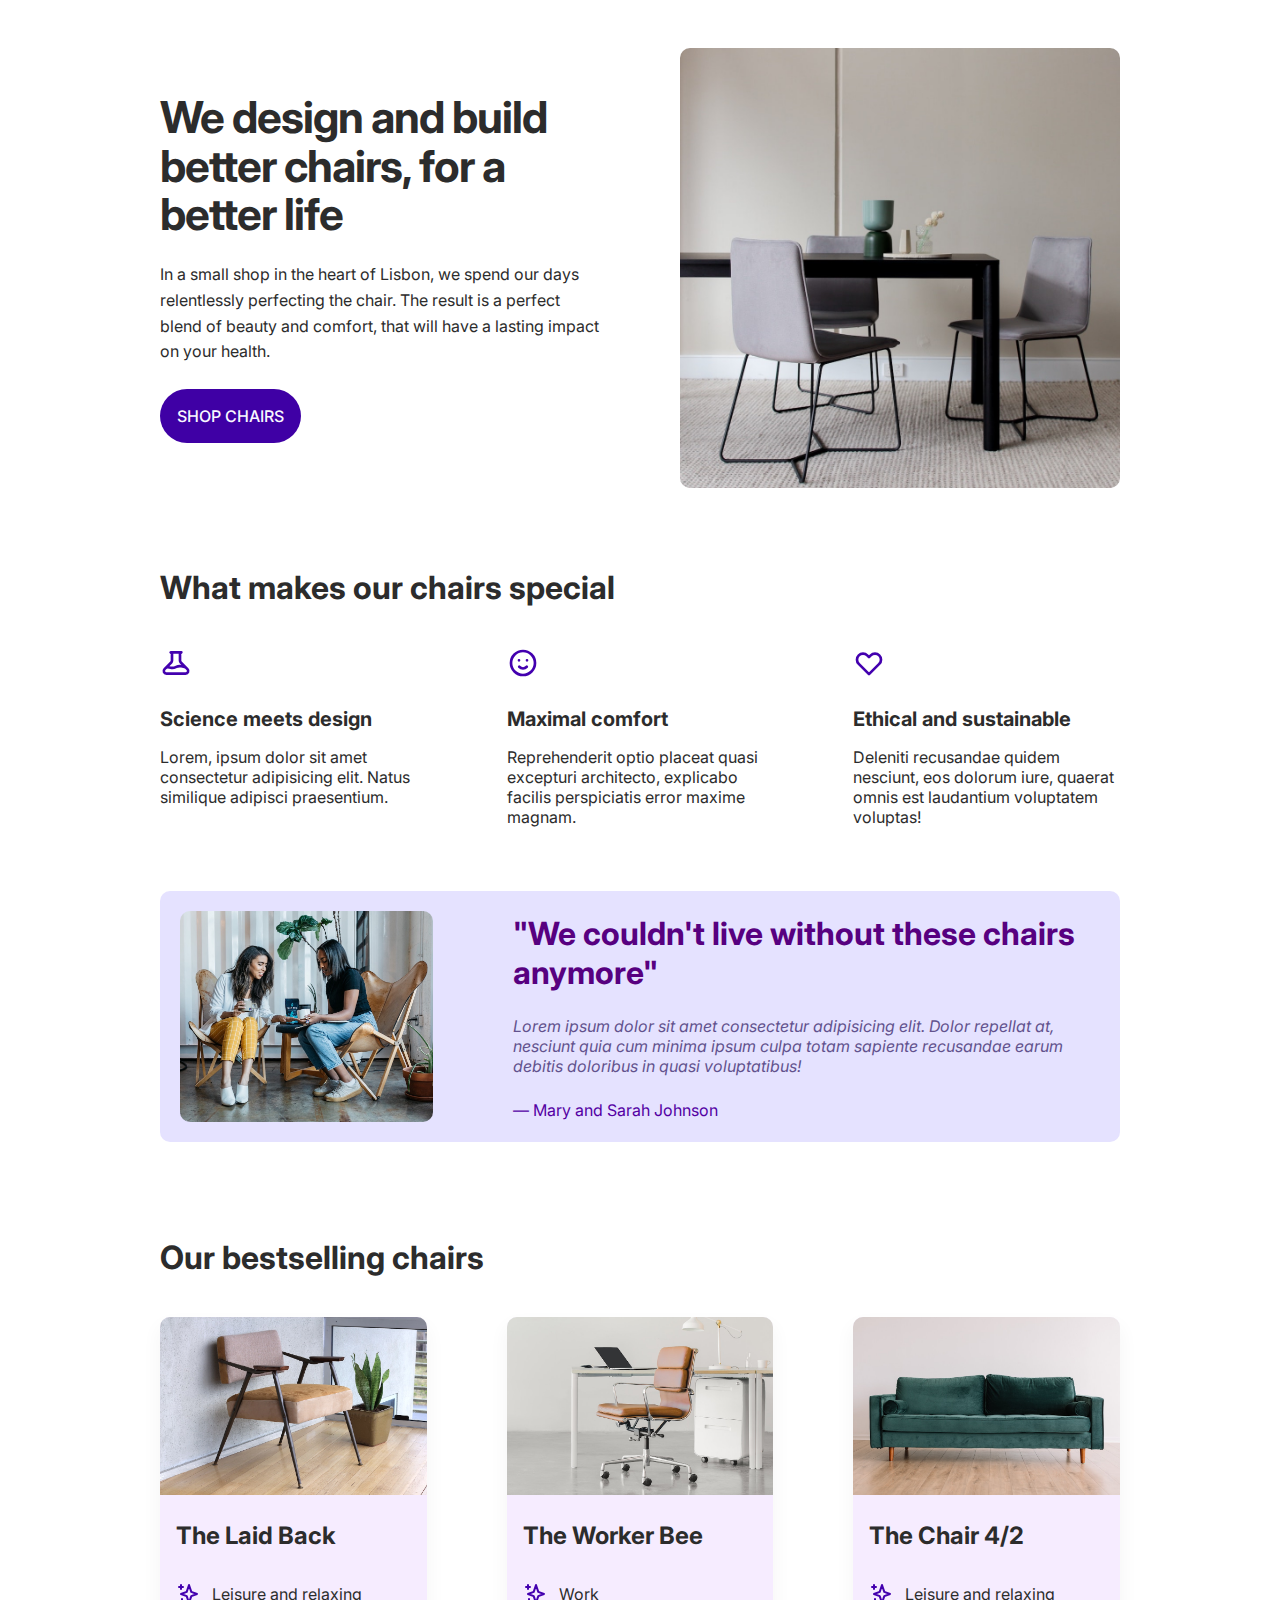
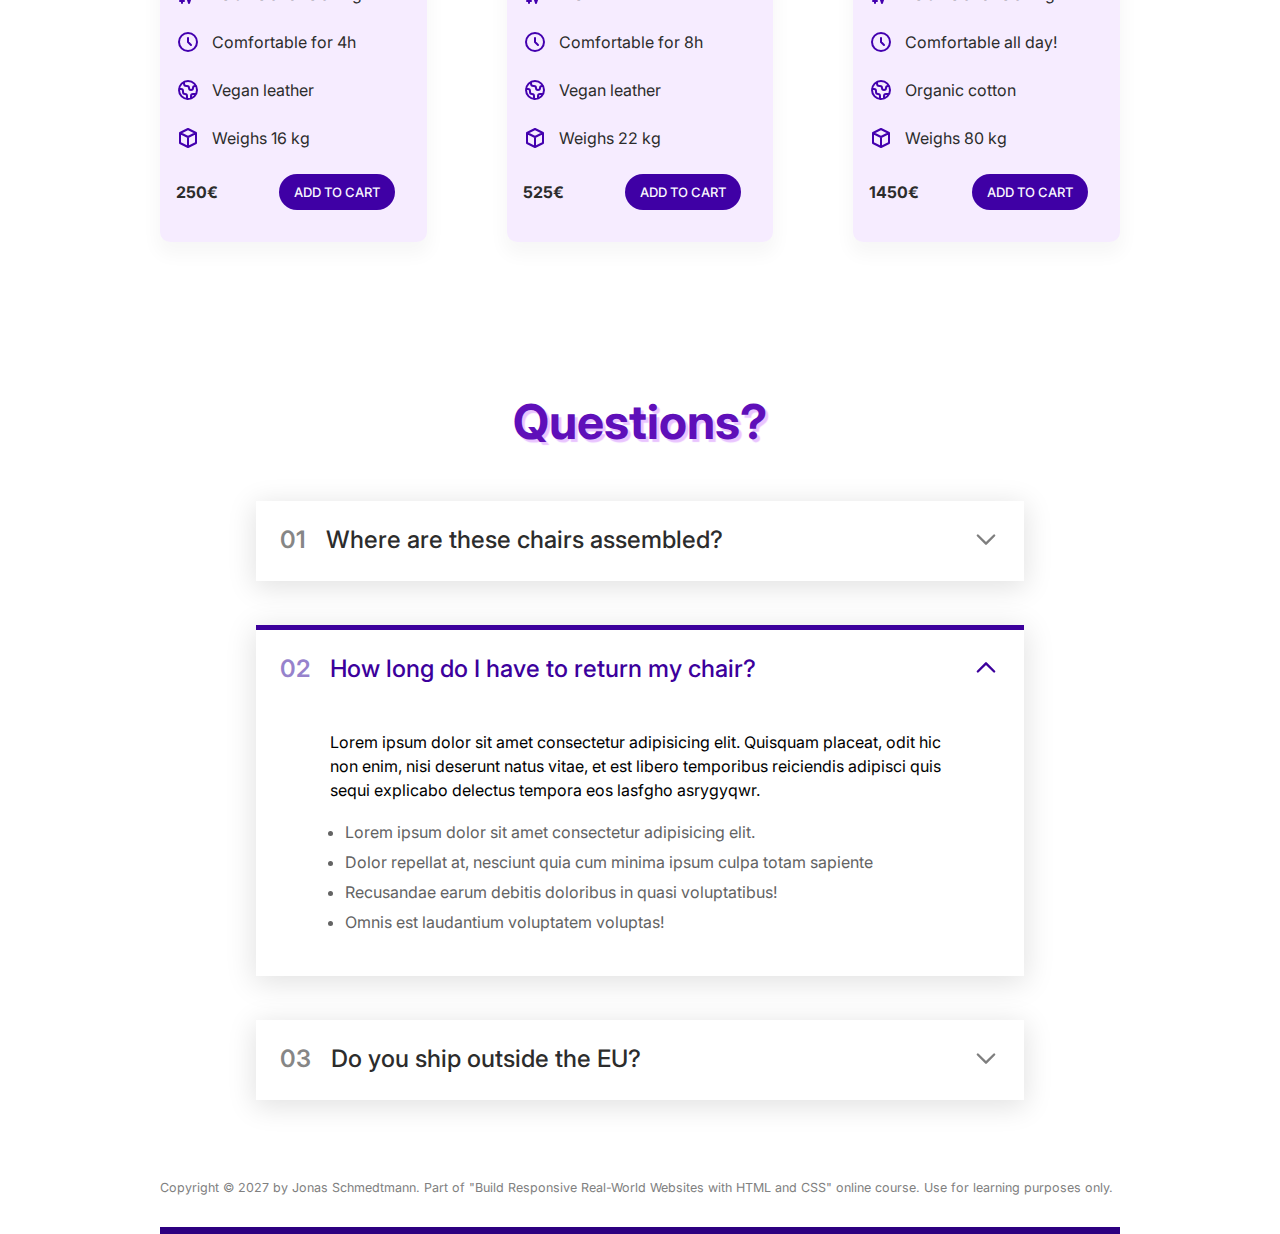
<file: Projects/5-Chair Design/index.html>
<!DOCTYPE html>
<html lang="en">
  <head>
    <meta charset="UTF-8" />
    <meta http-equiv="X-UA-Compatible" content="IE=edge" />
    <meta name="viewport" content="width=device-width, initial-scale=1.0" />

    <link rel="stylesheet" href="style.css" />
    <title>Lisbon Chair Shop</title>
  </head>
  <body>
    <div class="container">
      <header>
        <div class="header-text-box">
          <h1>We design and build better chairs, for a better life</h1>
          <p class="header-text">
            In a small shop in the heart of Lisbon, we spend our days
            relentlessly perfecting the chair. The result is a perfect blend of
            beauty and comfort, that will have a lasting impact on your health.
          </p>
          <a class="btn btn--big" href="#">Shop chairs</a>
        </div>
        <img src="hero.jpg" alt="Photo" />
      </header>

      <section>
        <h2>What makes our chairs special</h2>
        <div class="grid-3-cols">
          <div>
            <svg xmlns="http://www.w3.org/2000/svg" class="features-icon" fill="none" viewBox="0 0 24 24" stroke="currentColor" stroke-width="2">
                <path stroke-linecap="round" stroke-linejoin="round" d="M19.428 15.428a2 2 0 00-1.022-.547l-2.387-.477a6 6 0 00-3.86.517l-.318.158a6 6 0 01-3.86.517L6.05 15.21a2 2 0 00-1.806.547M8 4h8l-1 1v5.172a2 2 0 00.586 1.414l5 5c1.26 1.26.367 3.414-1.415 3.414H4.828c-1.782 0-2.674-2.154-1.414-3.414l5-5A2 2 0 009 10.172V5L8 4z" />
              </svg>
            <p class="features-title"><strong>Science meets design</strong></p>
            <p class="features-text">
              Lorem, ipsum dolor sit amet consectetur adipisicing elit. Natus
              similique adipisci praesentium.
            </p>
          </div>

          <div>
            <svg xmlns="http://www.w3.org/2000/svg" class="features-icon" fill="none" viewBox="0 0 24 24" stroke="currentColor" stroke-width="2">
                <path stroke-linecap="round" stroke-linejoin="round" d="M14.828 14.828a4 4 0 01-5.656 0M9 10h.01M15 10h.01M21 12a9 9 0 11-18 0 9 9 0 0118 0z" />
              </svg>
            <p class="features-title">
              <strong>Maximal comfort</strong>
            </p>
            <p class="features-text">
              Reprehenderit optio placeat quasi excepturi architecto, explicabo
              facilis perspiciatis error maxime magnam.
            </p>
          </div>

          <div>
            <svg xmlns="http://www.w3.org/2000/svg" class="features-icon" fill="none" viewBox="0 0 24 24" stroke="currentColor" stroke-width="2">
                <path stroke-linecap="round" stroke-linejoin="round" d="M4.318 6.318a4.5 4.5 0 000 6.364L12 20.364l7.682-7.682a4.5 4.5 0 00-6.364-6.364L12 7.636l-1.318-1.318a4.5 4.5 0 00-6.364 0z" />
              </svg>
            <p class="features-title">
              <strong>Ethical and sustainable</strong>
            </p>
            <p class="features-text">
              Deleniti recusandae quidem nesciunt, eos dolorum iure, quaerat
              omnis est laudantium voluptatem voluptas!
            </p>
          </div>
        </div>
      </section>

      <section class="testimonial-section">
        <div class="grid-3-cols">
          <img src="customers.jpg" alt="People sitting on chairs" />
          <div class="testimonial-box">
            <h2>"We couldn't live without these chairs anymore"</h2>
            <blockquote class="testimonial-text">
              Lorem ipsum dolor sit amet consectetur adipisicing elit. Dolor
              repellat at, nesciunt quia cum minima ipsum culpa totam sapiente
              recusandae earum debitis doloribus in quasi voluptatibus!
            </blockquote>
            <p class="testimonial-author">&mdash; Mary and Sarah Johnson</p>
          </div>
        </div>
      </section>

      <section>
        <h2>Our bestselling chairs</h2>
        <div class="grid-3-cols">
          <figure class="chair">
            <img src="chair-1.jpg" alt="Chair" />
            <div class="chair-box">
              <h3>The Laid Back</h3>
              <ul class="chair-details">
                <li>
                    <svg xmlns="http://www.w3.org/2000/svg" class="chair-icon" fill="none" viewBox="0 0 24 24" stroke="currentColor" stroke-width="2">
                        <path stroke-linecap="round" stroke-linejoin="round" d="M5 3v4M3 5h4M6 17v4m-2-2h4m5-16l2.286 6.857L21 12l-5.714 2.143L13 21l-2.286-6.857L5 12l5.714-2.143L13 3z" />
                      </svg>
                  <!-- Span is a generic INLINE text element, it doesn't have any meaning. It's like a div element, but inline -->
                  <span>Leisure and relaxing</span>
                </li>
                <li>
                    <svg xmlns="http://www.w3.org/2000/svg" class="chair-icon" fill="none" viewBox="0 0 24 24" stroke="currentColor" stroke-width="2">
                        <path stroke-linecap="round" stroke-linejoin="round" d="M12 8v4l3 3m6-3a9 9 0 11-18 0 9 9 0 0118 0z" />
                      </svg>
                  <span>Comfortable for 4h</span>
                </li>
                <li>
                    <svg xmlns="http://www.w3.org/2000/svg" class="chair-icon" fill="none" viewBox="0 0 24 24" stroke="currentColor" stroke-width="2">
                        <path stroke-linecap="round" stroke-linejoin="round" d="M3.055 11H5a2 2 0 012 2v1a2 2 0 002 2 2 2 0 012 2v2.945M8 3.935V5.5A2.5 2.5 0 0010.5 8h.5a2 2 0 012 2 2 2 0 104 0 2 2 0 012-2h1.064M15 20.488V18a2 2 0 012-2h3.064M21 12a9 9 0 11-18 0 9 9 0 0118 0z" />
                      </svg>
                  <span>Vegan leather</span>
                </li>
                <li>
                    <svg xmlns="http://www.w3.org/2000/svg" class="chair-icon" fill="none" viewBox="0 0 24 24" stroke="currentColor" stroke-width="2">
                        <path stroke-linecap="round" stroke-linejoin="round" d="M20 7l-8-4-8 4m16 0l-8 4m8-4v10l-8 4m0-10L4 7m8 4v10M4 7v10l8 4" />
                      </svg>
                  <span>Weighs 16 kg</span>
                </li>
              </ul>
              <div class="chair-price">
                <strong>250€</strong>
                <a href="#" class="btn--small btn">Add to cart</a>
              </div>
            </div>
          </figure>

          <figure class="chair">
            <img src="chair-2.jpg" alt="Chair" />
            <div class="chair-box">
              <h3>The Worker Bee</h3>
              <ul class="chair-details">
                <li>
                    <svg xmlns="http://www.w3.org/2000/svg" class="chair-icon" fill="none" viewBox="0 0 24 24" stroke="currentColor" stroke-width="2">
                        <path stroke-linecap="round" stroke-linejoin="round" d="M5 3v4M3 5h4M6 17v4m-2-2h4m5-16l2.286 6.857L21 12l-5.714 2.143L13 21l-2.286-6.857L5 12l5.714-2.143L13 3z" />
                      </svg>
                  <span>Work</span>
                </li>
                <li>
                    <svg xmlns="http://www.w3.org/2000/svg" class="chair-icon" fill="none" viewBox="0 0 24 24" stroke="currentColor" stroke-width="2">
                        <path stroke-linecap="round" stroke-linejoin="round" d="M12 8v4l3 3m6-3a9 9 0 11-18 0 9 9 0 0118 0z" />
                      </svg>
                  <span>Comfortable for 8h</span>
                </li>
                <li>
                    <svg xmlns="http://www.w3.org/2000/svg" class="chair-icon" fill="none" viewBox="0 0 24 24" stroke="currentColor" stroke-width="2">
                        <path stroke-linecap="round" stroke-linejoin="round" d="M3.055 11H5a2 2 0 012 2v1a2 2 0 002 2 2 2 0 012 2v2.945M8 3.935V5.5A2.5 2.5 0 0010.5 8h.5a2 2 0 012 2 2 2 0 104 0 2 2 0 012-2h1.064M15 20.488V18a2 2 0 012-2h3.064M21 12a9 9 0 11-18 0 9 9 0 0118 0z" />
                      </svg>
                  <span>Vegan leather</span>
                </li>
                <li>
                    <svg xmlns="http://www.w3.org/2000/svg" class="chair-icon" fill="none" viewBox="0 0 24 24" stroke="currentColor" stroke-width="2">
                        <path stroke-linecap="round" stroke-linejoin="round" d="M20 7l-8-4-8 4m16 0l-8 4m8-4v10l-8 4m0-10L4 7m8 4v10M4 7v10l8 4" />
                      </svg>
                  <span>Weighs 22 kg</span>
                </li>
              </ul>
              <div class="chair-price">
                <strong>525€</strong>
                <a href="#" class="btn btn--small">Add to cart</a>
              </div>
            </div>
          </figure>

          <figure class="chair">
            <img src="chair-3.jpg" alt="Chair" />
            <div class="chair-box">
              <h3>The Chair 4/2</h3>
              <ul class="chair-details">
                <li>
                    <svg xmlns="http://www.w3.org/2000/svg" class="chair-icon" fill="none" viewBox="0 0 24 24" stroke="currentColor" stroke-width="2">
                        <path stroke-linecap="round" stroke-linejoin="round" d="M5 3v4M3 5h4M6 17v4m-2-2h4m5-16l2.286 6.857L21 12l-5.714 2.143L13 21l-2.286-6.857L5 12l5.714-2.143L13 3z" />
                      </svg>
                  <span>Leisure and relaxing</span>
                </li>
                <li>
                    <svg xmlns="http://www.w3.org/2000/svg" class="chair-icon" fill="none" viewBox="0 0 24 24" stroke="currentColor" stroke-width="2">
                        <path stroke-linecap="round" stroke-linejoin="round" d="M12 8v4l3 3m6-3a9 9 0 11-18 0 9 9 0 0118 0z" />
                      </svg>
                  <span>Comfortable all day!</span>
                </li>
                <li>
                    <svg xmlns="http://www.w3.org/2000/svg" class="chair-icon" fill="none" viewBox="0 0 24 24" stroke="currentColor" stroke-width="2">
                        <path stroke-linecap="round" stroke-linejoin="round" d="M3.055 11H5a2 2 0 012 2v1a2 2 0 002 2 2 2 0 012 2v2.945M8 3.935V5.5A2.5 2.5 0 0010.5 8h.5a2 2 0 012 2 2 2 0 104 0 2 2 0 012-2h1.064M15 20.488V18a2 2 0 012-2h3.064M21 12a9 9 0 11-18 0 9 9 0 0118 0z" />
                      </svg>
                  <span>Organic cotton</span>
                </li>
                <li>
                    <svg xmlns="http://www.w3.org/2000/svg" class="chair-icon" fill="none" viewBox="0 0 24 24" stroke="currentColor" stroke-width="2">
                        <path stroke-linecap="round" stroke-linejoin="round" d="M20 7l-8-4-8 4m16 0l-8 4m8-4v10l-8 4m0-10L4 7m8 4v10M4 7v10l8 4" />
                      </svg>
                  <span>Weighs 80 kg</span>
                </li>
              </ul>
              <div class="chair-price">
                <strong>1450€</strong>
                <a href="#" class="btn btn--small">Add to cart</a>
              </div>
            </div>
          </figure>
        </div>
      </section>

      <div class="faq">
        Questions?
      </div>

      <!-- ACCORDION SECTION -->

      <div class="accordion">

        <div class="item">
            <p class="number">01</p>
            <p class="text">Where are these chairs assembled?</p>
            <p>
                <svg xmlns="http://www.w3.org/2000/svg" class="drop-icon-down" fill="none" viewBox="0 0 24 24" stroke="currentColor" stroke-width="2">
                    <path stroke-linecap="round" stroke-linejoin="round" d="M19 9l-7 7-7-7" />
                  </svg>
            </p>
            <div class="hidden-box">
                <p>
                    Lorem ipsum dolor sit amet consectetur adipisicing elit. Quisquam placeat, odit hic non enim, nisi deserunt natus vitae, et est libero temporibus reiciendis adipisci quis sequi explicabo delectus tempora eos lasfgho asrygyqwr.
                </p>
                <ul class="ans-list">
                    <li>Lorem ipsum dolor sit amet consectetur adipisicing elit.</li>
                    <li>Dolor repellat at, nesciunt quia cum minima ipsum culpa totam sapiente</li>
                    <li>Recusandae earum debitis doloribus in quasi voluptatibus!</li>
                    <li>Omnis est laudantium voluptatem voluptas!</li>
                </ul>
                
            </div>
        </div>

        <div class="item open">
            <p class="number">02</p>
            <p class="text">How long do I have to return my chair?</p>
            <p>
                <svg xmlns="http://www.w3.org/2000/svg" class="drop-icon-up" fill="none" viewBox="0 0 24 24" stroke="currentColor" stroke-width="2">
                    <path stroke-linecap="round" stroke-linejoin="round" d="M5 15l7-7 7 7" />
                  </svg>
            </p>
            <div class="hidden-box">
                <p>
                    Lorem ipsum dolor sit amet consectetur adipisicing elit. Quisquam placeat, odit hic non enim, nisi deserunt natus vitae, et est libero temporibus reiciendis adipisci quis sequi explicabo delectus tempora eos lasfgho asrygyqwr.
                </p>
                <ul class="ans-list">
                    <li>Lorem ipsum dolor sit amet consectetur adipisicing elit.</li>
                    <li>Dolor repellat at, nesciunt quia cum minima ipsum culpa totam sapiente</li>
                    <li>Recusandae earum debitis doloribus in quasi voluptatibus!</li>
                    <li>Omnis est laudantium voluptatem voluptas!</li>
                </ul>
                
            </div>
        </div>

        <div class="item">
            <p class="number">03</p>
            <p class="text">Do you ship outside the EU?</p>
            <p>
                <svg xmlns="http://www.w3.org/2000/svg" class="drop-icon-down" fill="none" viewBox="0 0 24 24" stroke="currentColor" stroke-width="2">
                    <path stroke-linecap="round" stroke-linejoin="round" d="M19 9l-7 7-7-7" />
                  </svg>
            </p>
            <div class="hidden-box">
                <p>
                    Lorem ipsum dolor sit amet consectetur adipisicing elit. Quisquam placeat, odit hic non enim, nisi deserunt natus vitae, et est libero temporibus reiciendis adipisci quis sequi explicabo delectus tempora eos lasfgho asrygyqwr.
                </p>
                <ul class="ans-list">
                    <li>Lorem ipsum dolor sit amet consectetur adipisicing elit.</li>
                    <li>Dolor repellat at, nesciunt quia cum minima ipsum culpa totam sapiente</li>
                    <li>Recusandae earum debitis doloribus in quasi voluptatibus!</li>
                    <li>Omnis est laudantium voluptatem voluptas!</li>
                </ul>
                
            </div>
        </div>

    </div>

      <!-- --------------------------------- -->

      <footer>
        Copyright &copy; 2027 by Jonas Schmedtmann. Part of "Build Responsive
        Real-World Websites with HTML and CSS" online course. Use for learning
        purposes only.
      </footer>
    </div>
  </body>
</html>
</file>
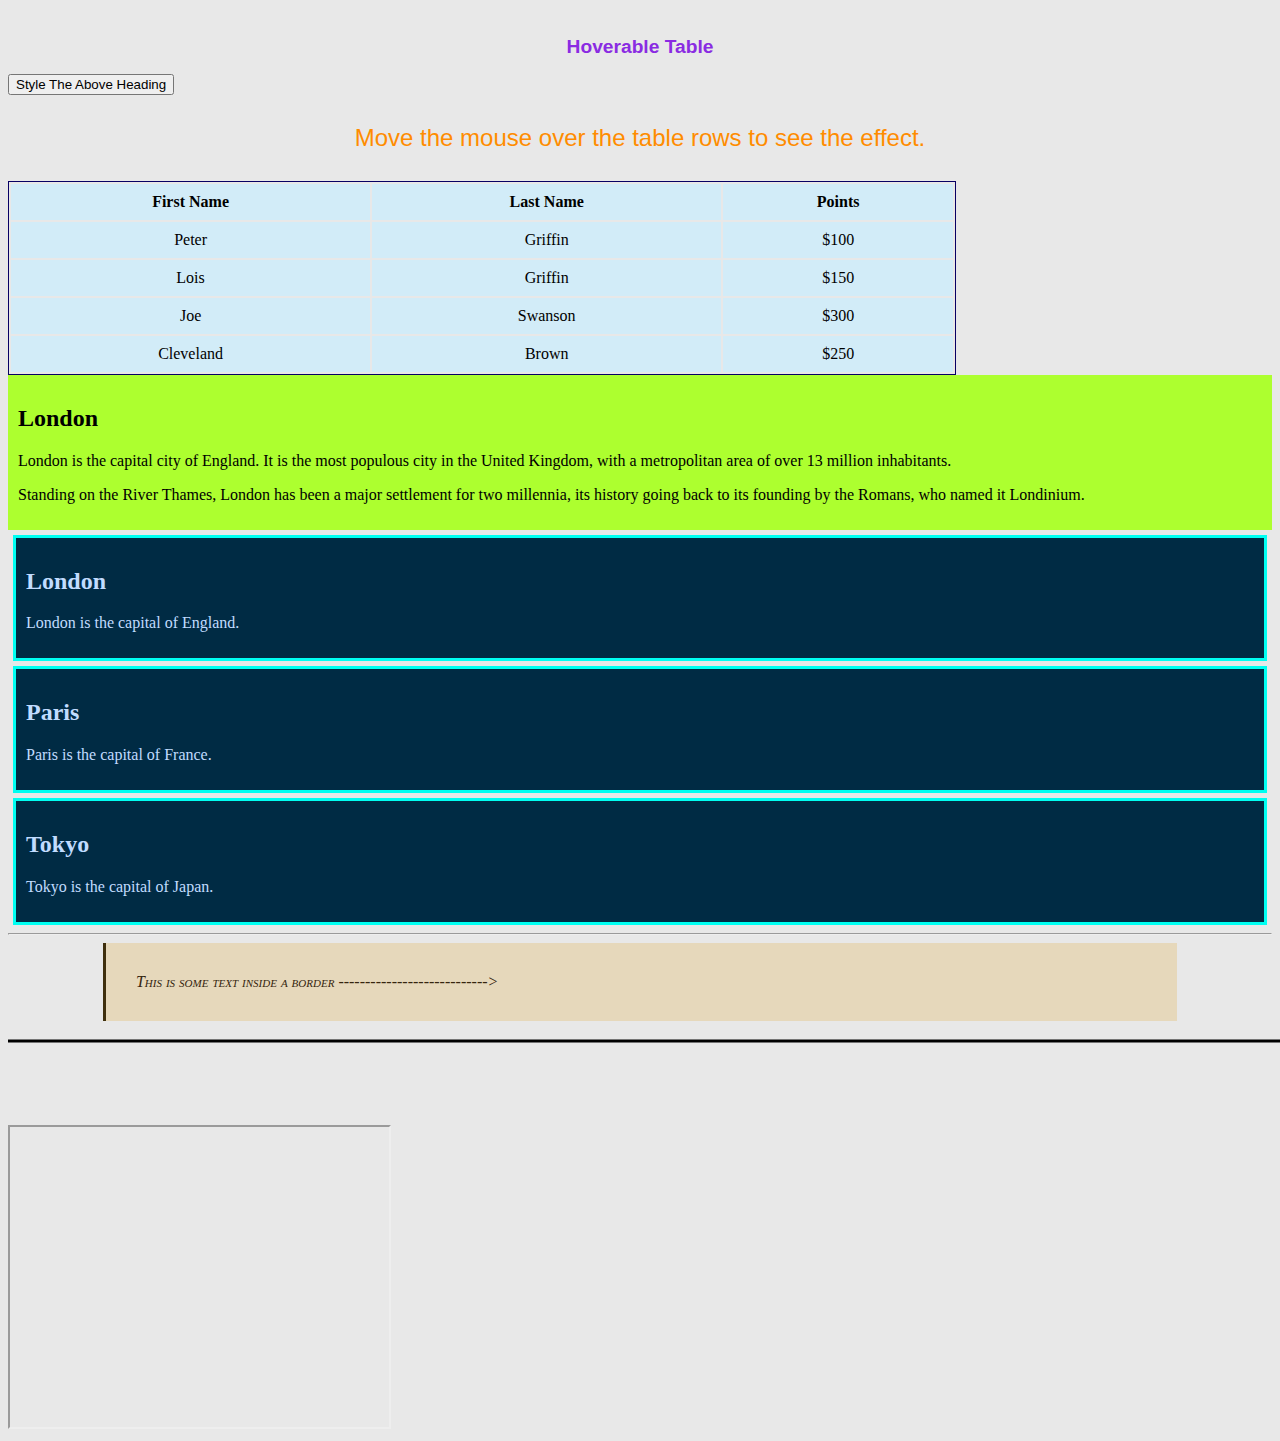
<file: a.html>
<!DOCTYPE html>
<html>
<head>

  <meta name="viewport" content="width=device-width, initial-scale=1.0"> 

<style>

.city {
  background-color: rgb(0, 43, 68);
  color: rgb(193, 220, 255);
  border: 3px solid rgb(0, 255, 242);
  margin: 5px;
  padding: 10px;
}

table {
    border: solid 1px rgb(7, 0, 100);
  width: 75%;
}

th, td {
  padding: 8px;
  border: solid 1px rgb(210, 236, 248);
  text-align: center;
  background-color: rgb(210, 236, 248);
}

tr:hover td{background: rgb(62, 232, 255);}

#header{
    color: blueviolet;
    font-size: larger;
    font-family: -apple-system, BlinkMacSystemFont, 'Segoe UI', Roboto, Oxygen, Ubuntu, Cantarell, 'Open Sans', 'Helvetica Neue', sans-serif;
    padding-top: 20px;
    text-align: center;
}

.pads {
    padding: 5px;
    text-align: center;
    text-decoration-style: solid;
    color: darkorange;

    font-size: x-large;
    font-family: -apple-system, BlinkMacSystemFont, 'Segoe UI', Roboto, Oxygen, Ubuntu, Cantarell, 'Open Sans', 'Helvetica Neue', sans-serif;
}

.rb {
  border-style: hidden hidden hidden solid;
  padding: 30px;
  border-color: rgb(63, 47, 13);
  width: 80%;
  color: rgb(53, 37, 14);
  font-variant: small-caps;
  font-style: oblique;
  margin: auto;
  font-family: Georgia, 'Times New Roman', Times, serif;
  background-color: rgb(230, 216, 187);
}

</style>
</head>
<body style="background-color: rgba(230, 230, 230, 0.911);">

<h2 id="header">Hoverable Table</h2>
<button type="button" onclick="func()">Style The Above Heading</button>
<p class="pads">Move the mouse over the table rows to see the effect.</p>

<script>
  function func(){
    document.getElementById("header").style.fontSize="30px";
    document.getElementById("header").style.color="blue";
    document.getElementById("header").style.backgroundColor="black";
  }
</script>

<table>
  <tr>
    <th>First Name</th>
    <th>Last Name</th>
    <th>Points</th>
  </tr>
  <tr>
    <td>Peter</td>
    <td>Griffin</td>
    <td>$100</td>
  </tr>
  <tr>
    <td>Lois</td>
    <td>Griffin</td>
    <td>$150</td>
  </tr>
  <tr>
    <td>Joe</td>
    <td>Swanson</td>
    <td>$300</td>
  </tr>
  <tr>
    <td>Cleveland</td>
    <td>Brown</td>
    <td>$250</td>
  </tr>
</table>

<div style="background-color: greenyellow; color: black; padding: 10px;">
    <h2>London</h2>
    <p>London is the capital city of England. It is the most populous city in the United Kingdom, with a metropolitan area of over 13 million inhabitants.</p>
    <p>Standing on the River Thames, London has been a major settlement for two millennia, its history going back to its founding by the Romans, who named it Londinium.</p>
</div>

<div class="city">
    <h2>London</h2>
    <p>London is the capital of England.</p>
    </div> 
    
    <div class="city">
    <h2>Paris</h2>
    <p>Paris is the capital of France.</p>
    </div>
    
    <div class="city">
    <h2>Tokyo</h2>
    <p>Tokyo is the capital of Japan.</p>
    </div>
<hr>

<p class="rb">
    This is some text inside a border ---------------------------->
</p>

<svg height="100" width="1500" >
  <polyline points="0,20 1500,20"
  style="fill:none;stroke:black;stroke-width:3" />
</svg> 

<iframe width="30%" height="300" src="https://www.youtube.com/embed/qt4bR45dfO8">
</iframe>


</body>
</html>
</file>
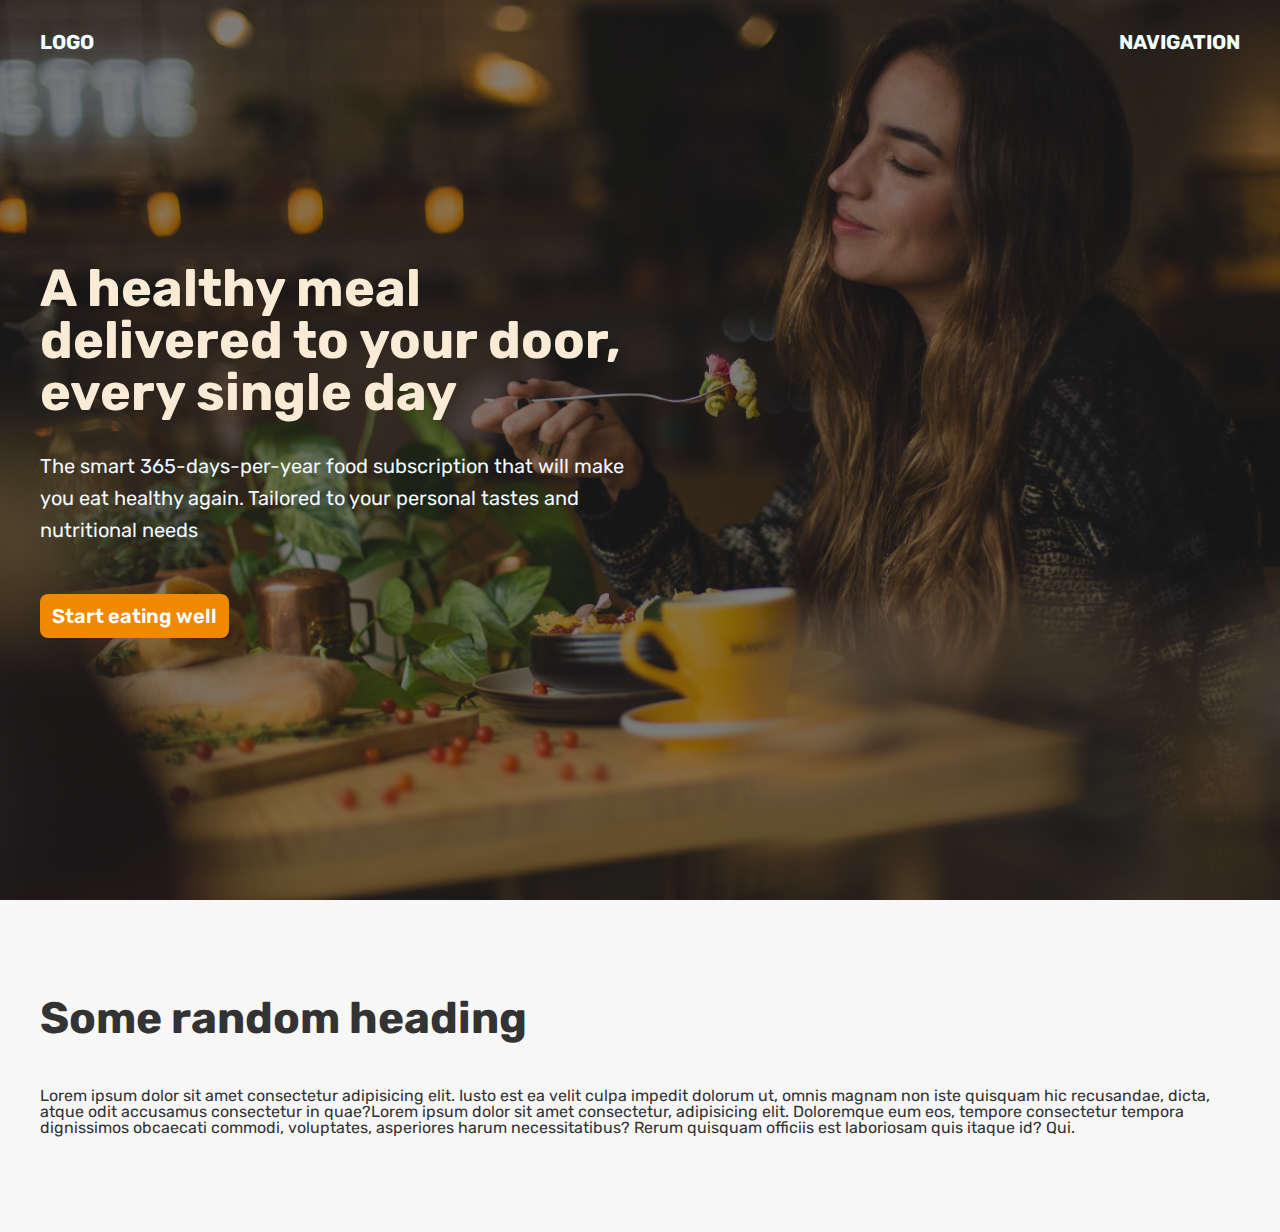
<file: Projects/6-components and layouts/hero.html>
<!DOCTYPE html>
<html lang="en">
<head>
    <meta charset="UTF-8">
    <meta http-equiv="X-UA-Compatible" content="IE=edge">
    <meta name="viewport" content="width=device-width, initial-scale=1.0">
    <title>Hero Section</title>
    <link rel="stylesheet" href="hero.css">
</head>
<body>
    <header>
        <nav class="container">
            <div class="logo">LOGO</div>
            <div class="navigation">NAVIGATION</div>
        </nav>

        <div class="header-container">
            <div class="header-container-inner">
                <h1>A healthy meal delivered to your door, every single day</h1>
                <p>The smart 365-days-per-year food subscription that will make you eat healthy again. Tailored to your personal tastes and nutritional needs</p>

                <a href="#" class="btn">Start eating well</a>
            </div>
        </div>
    </header>
    <section>
        <div class="container">
            <h2>Some random heading</h2>
            <p>Lorem ipsum dolor sit amet consectetur adipisicing elit. Iusto est ea velit culpa impedit dolorum ut, omnis magnam non iste quisquam hic recusandae, dicta, atque odit accusamus consectetur in quae?Lorem ipsum dolor sit amet consectetur, adipisicing elit. Doloremque eum eos, tempore consectetur tempora dignissimos obcaecati commodi, voluptates, asperiores harum necessitatibus? Rerum quisquam officiis est laboriosam quis itaque id? Qui.</p>
        </div>
    </section>
</body>
</html>
</file>
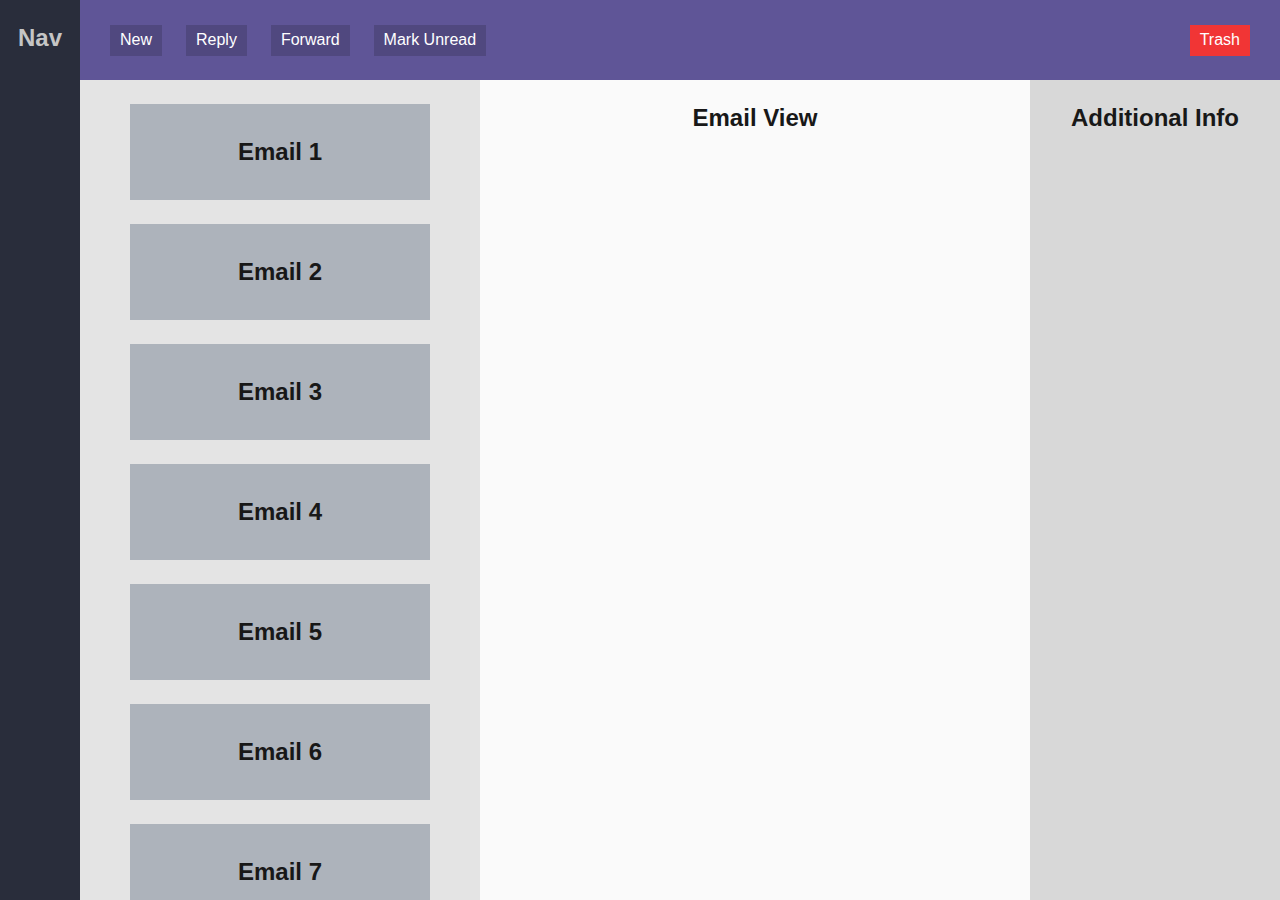
<file: Projects/6-components and layouts/Web App Layout/web app.html>
<!DOCTYPE html>
<html lang="en">
<head>
    <meta charset="UTF-8">
    <meta http-equiv="X-UA-Compatible" content="IE=edge">
    <meta name="viewport" content="width=device-width, initial-scale=1.0">
    <title>Web App Layout</title>
    <link rel="stylesheet" href="web app.css">
</head>
<body>
    <nav>
        Nav
    </nav>
    <menu>
        <div class="btn-container">
            <button class="btn">
                <p>New</p>
            </button>

            <button class="btn">
                <p>Reply</p>
            </button>

            <button class="btn">
                <p>Forward</p>
            </button>

            <button class="btn">
                <p>Mark Unread</p>
            </button>

            <button class="btn">
                <p>Trash</p>
            </button>
        </div>
    </menu>
    <section>
        <div class="boxes">Email 1</div>
        <div class="boxes">Email 2</div>
        <div class="boxes">Email 3</div>
        <div class="boxes">Email 4</div>
        <div class="boxes">Email 5</div>
        <div class="boxes">Email 6</div>
        <div class="boxes">Email 7</div>
        <div class="boxes">Email 8</div>
        <div class="boxes">Email 9</div>
        <div class="boxes">Email 10</div>
    </section>
    <main>Email View</main>
    <aside>Additional Info</aside>
</body>
</html>
</file>
<file: Projects/5-Chair Design/style.css>
@import url('https://fonts.googleapis.com/css2?family=Inter:wght@200;300;400;500;600;700&display=swap');
/*
SPACING SYSTEM (px)
2 / 4 / 8 / 12 / 16 / 24 / 32 / 48 / 64 / 80 / 96 / 128
FONT SIZE SYSTEM (px)
10 / 12 / 14 / 16 / 18 / 20 / 24 / 30 / 36 / 44 / 52 / 62 / 74 / 86 / 98
*/

* {
    margin: 0;
    padding: 0;
    box-sizing: border-box;
  }
  
  /* ------------------------ */
  /* GENERAL STYLES */
  /* ------------------------ */
  body {
    font-family: 'Inter', sans-serif;
    color: rgb(44, 44, 44);
  }
  
  .container {
    width: 960px;
    margin: 0 auto;
    border-bottom: 7px solid rgb(45, 0, 128);
  }
  
  header{
      margin-bottom: 80px;
  }

  section {
    margin-bottom: 48px;
  }
  
  h2 {
    margin-bottom: 40px;
    font-size: 32px;
  }
  
  .grid-3-cols {
    display: grid;
    grid-template-columns: repeat(3, 1fr);
    column-gap: 80px;
  }
  
  /* ------------------------ */
  /* COMPONENT STYLES */
  /* ------------------------ */
  
  /* HEADER */
  header {
    display: grid;
    grid-template-columns: repeat(2, 1fr);
    column-gap: 80px;
    margin-top: 48px;
  }
  
  .header-text-box {
    align-self: center;
  }
  
  h1 {
    margin-bottom: 24px;
    font-size: 44px;
    line-height: 1.1;
    letter-spacing: -1px;
  }
  
  .header-text {
    margin-bottom: 24px;
    font-size: 16px;
    line-height: 1.6;
  }
  
  img {
    width: 100%;
    border-radius: 10px;
  }

  .btn:link,
  .btn:visited{
      background-color: rgb(63, 0, 165);
      color: rgb(232, 226, 255);
      text-decoration: none;
      color: rgb(249, 248, 255);
      display: inline-block;
      font-weight: 500;
      text-transform: uppercase;
      border-radius: 30px;
  }

  .btn:hover,
  .btn:active{
      background-color: rgb(78, 1, 202);
  }

  .btn--big{
      font-size: 16px;
      padding: 17px;
  }

  .btn--small{
      font-size: 13px;
      padding: 10px 15px;
  }
  
  /* FEATURES */
  .features-icon {
      color: rgb(67, 0, 175);
      width: 32px;
      height: 32px;
      margin-bottom: 24px;
  }
  
  .features-title {
    margin-bottom: 16px;
    font-size: 20px;
  }
  
 .features-text {
     font-size: 16px;
  }
  
  /* TESTIMONIAL */

  .testimonial-section{
      background-color: rgb(229, 226, 255);
      padding: 20px;
      border-radius: 10px;
      margin-bottom: 96px;
      margin-top: 64px;
  }
  
  .testimonial-box {
    grid-column: 2 / -1;
    align-self: center;
  }
  
  .testimonial-box h2 {
    margin-bottom: 24px;
    color: rgb(87, 0, 128);
    font-size: 32px;
  }
  
  .testimonial-text {
    font-style: italic;
    margin-bottom: 24px;
    color: rgb(98, 82, 141);
    font-size: 16px;
  }

  .testimonial-author{
      color: rgb(84, 0, 163);
  }
  
  /* CHAIRS */
  .chair{
    box-shadow: 0px 10px 18px 3px rgba(0, 0, 0, 0.034);
    border-radius: 10px;
    background-color: rgb(246, 236, 255);
  }

  .chair img{
      border-bottom-left-radius: 0;
      border-bottom-right-radius: 0;
  }

  .chair-box {
    padding: 22px 32px 32px 16px;
  }
  
  h3 {
    margin-bottom: 32px;
    font-size: 24px;
  }
  
  .chair-details {
    list-style: none;
    margin-bottom: 24px;
  }
  
  .chair-details li {
    display: flex;
    align-items: center;
    gap: 12px;
    margin-bottom: 24px;
  }
  
  .chair-details li:last-child {
    margin-bottom: 0;
  }
  
  .chair-icon {
      color: rgb(67, 0, 175);
      width: 24px;
      height: 24px;
  }
  
  .chair-price {
    display: flex;
    justify-content: space-between;
    align-items: center;
  }

  .faq{
    font-size: 48px;
    color: rgb(95, 15, 185);
    font-weight: 700;
    background-color: rgb(255, 255, 255);
    text-align: center;
    text-shadow: 3px 3px 1px rgb(233, 196, 255);
    /* font-style: italic; */
    border-radius: 10px;
    /* box-shadow: 0px 0px 24px rgba(0, 0, 0, 0.062); */
    width: 50%;
    margin: auto;
    margin-top: 150px;
  }

  /* ACCORDION SECTION --------------- */

.accordion{
    margin: 50px auto;
    width: 80%;
    background-color: rgb(255, 255, 255);
    display: flex;
    flex-direction: column;
    gap: 44px;
}

.item{
    box-shadow: 0px 5px 28px 2px rgba(0, 0, 0, 0.116);
    padding: 24px;
    display: grid;
    grid-template-columns: auto 1fr auto;
    column-gap: 20px;
    row-gap: 44px;
}

.number{
    font-size: 24px;
    font-weight: 600;
    /* color: rgb(110, 82, 155); */
    color: rgb(134, 134, 134);
}

.text{
    font-size: 24px;
    font-weight: 500;
    /* color: rgb(60, 0, 156); */
}

.hidden-box{
    grid-column: 2;
    display: none;
    align-items: center;
}
/* OPEN STATE --------------------------*/
.open{
    border-top: 5px solid rgb(60, 0, 156);
}

.open .hidden-box{
    display: block;
}

.open .text{
    color: rgb(60, 0, 156)
}

.open .number{
    color: rgb(150, 130, 204);
}
/* ------------------------------------------ */

.hidden-box p{
    line-height: 1.5;
    font-size: 16px;
    font-weight: 400;
    color: rgb(0, 0, 0);
    margin-bottom: 20px;
}

.drop-icon-up{
    width: 28px;
    height: 28px;
    font-weight: 700;
    stroke: rgb(60, 0, 156);
}

.drop-icon-down{
    width: 28px;
    height: 28px;
    font-weight: 700;
    stroke: rgb(126, 126, 126);
}

.ans-list{
    display: flex;
    flex-direction: column;
    gap: 10px;
    color: rgb(99, 99, 99);
    margin-left: 15px;
    margin-bottom: 20px;
}

  /* ---------------------------------------------- */
  
  footer {
    margin-top: 80px;
    margin-bottom: 32px;
    font-size: 12.5px;
    color: grey;
  }
</file>
<file: Projects/6-components and layouts/hero.css>
@import url('https://fonts.googleapis.com/css2?family=Rubik:wght@300;400;500;600;700;800;900&display=swap');

*{
    margin: 0;
    padding: 0;
    box-sizing: border-box;
}

body{
    font-family: "Rubik", sans-serif;
    line-height: 1;
    color: rgb(51, 51, 51);
}

.container{
    margin: 0 auto;
    width: 1200px;
}

header{
    position: relative;
    height: 100vh;
    background-image: linear-gradient(to right,rgba(20, 20, 20, 0.5),rgba(19, 19, 19, 0.473)), url(hero.jpg);
    background-size: cover;
}

.header-container{
    width: 1200px;
    position: absolute;
    transform: translate(-50%,-50%);
    left: 50%;
    top: 50%;
}

.header-container-inner{
    width: 50%;
}

nav{
    color: azure;
    font-size: 20px;
    font-weight: 700;
    display: flex;
    justify-content: space-between;
    padding-top: 32px;
}

h1{
    color: antiquewhite;
    font-size: 52px;
    margin-bottom: 32px;
}

header p{
    font-size: 20px;
    line-height: 1.6;
    margin-bottom: 48px;
    color: aliceblue;
}

.btn:link,
.btn:visited{
    font-size: 20px;
    font-weight: 600;
    background-color: rgb(240, 136, 0);
    color: white;
    display: inline-block;
    padding: 12px;
    text-decoration: none;
    border-radius: 8px;
}

.btn:hover{
    color: rgb(240, 136, 0);
    background-color: rgba(0, 0, 0, 0.644);
}

h2{
    font-size: 44px;
    margin-bottom: 48px;
}

section{
    padding: 96px 0;
    background-color: #f7f7f7;
}
</file>
<file: Projects/6-components and layouts/Web App Layout/web app.css>
*{
    margin: 0;
    padding: 0;
    box-sizing: border-box;
}

body{
    font-family: sans-serif;
    color: rgb(24, 24, 24);
    font-size: 24px;
    height: 100vh;
    text-align: center;
    font-weight: 700;

    display: grid;
    grid-template-columns: 80px 400px 1fr 250px;
    grid-template-rows: 80px 1fr;
}

nav,section,main,aside{
    padding-top: 24px;

}

nav{
    background-color: rgb(41, 45, 59);
    grid-row: 1/-1;
    grid-column: 1/2;
    color: rgb(197, 197, 197);
}

 menu{
     background-color: rgb(95, 85, 151);
     grid-column: 2/-1;
     color: aliceblue;

     display: flex;
     align-items: center;
     justify-content: center;
 }

 .btn-container{
     width: 95%;
     display: flex;
     justify-content: flex-start;
     gap: 24px;
 }

.btn{
    display: inline-block;
     padding: 6px 10px 7px 10px;
     font-weight: 500;
     font-size: 16px;
     cursor: pointer;
     background-color: rgba(0, 0, 0, 0.151);
     color: rgb(255, 255, 255);
     border: none;
 }

 button:last-child{
     background-color: rgb(241, 53, 53);
     margin-left: auto;
 }

 section{
    background-color: rgb(228, 228, 228);
    display: flex;
    flex-direction: column;
    align-items: center;
    gap: 24px;

    overflow: scroll;
}

.boxes{
    background-color: rgb(173, 179, 187);
    height: 96px;
    width: 75%;
    display: flex;
    flex-shrink: 0;
    align-items: center;
    justify-content: center;

}

 main{
     background-color: rgb(250, 250, 250);
 }

 aside{
     background-color: rgb(216, 216, 216);
 }
</file>
